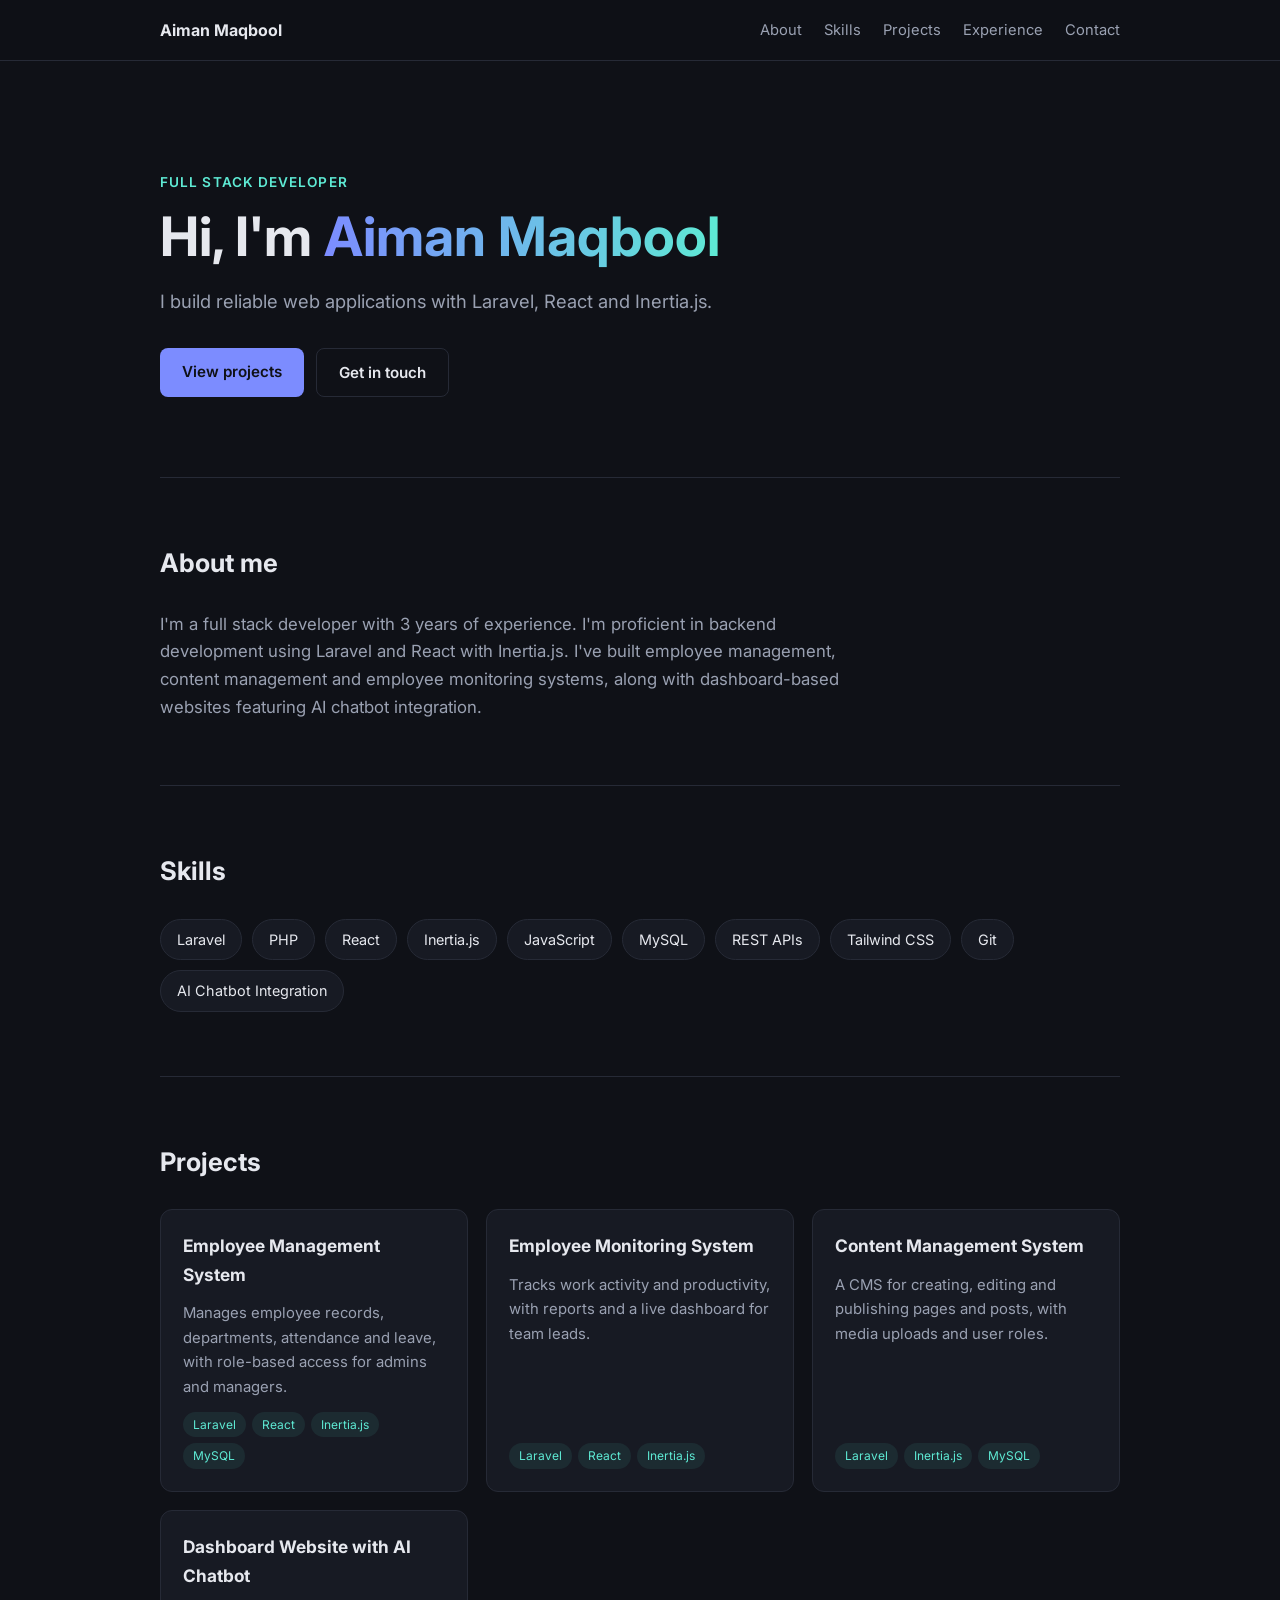
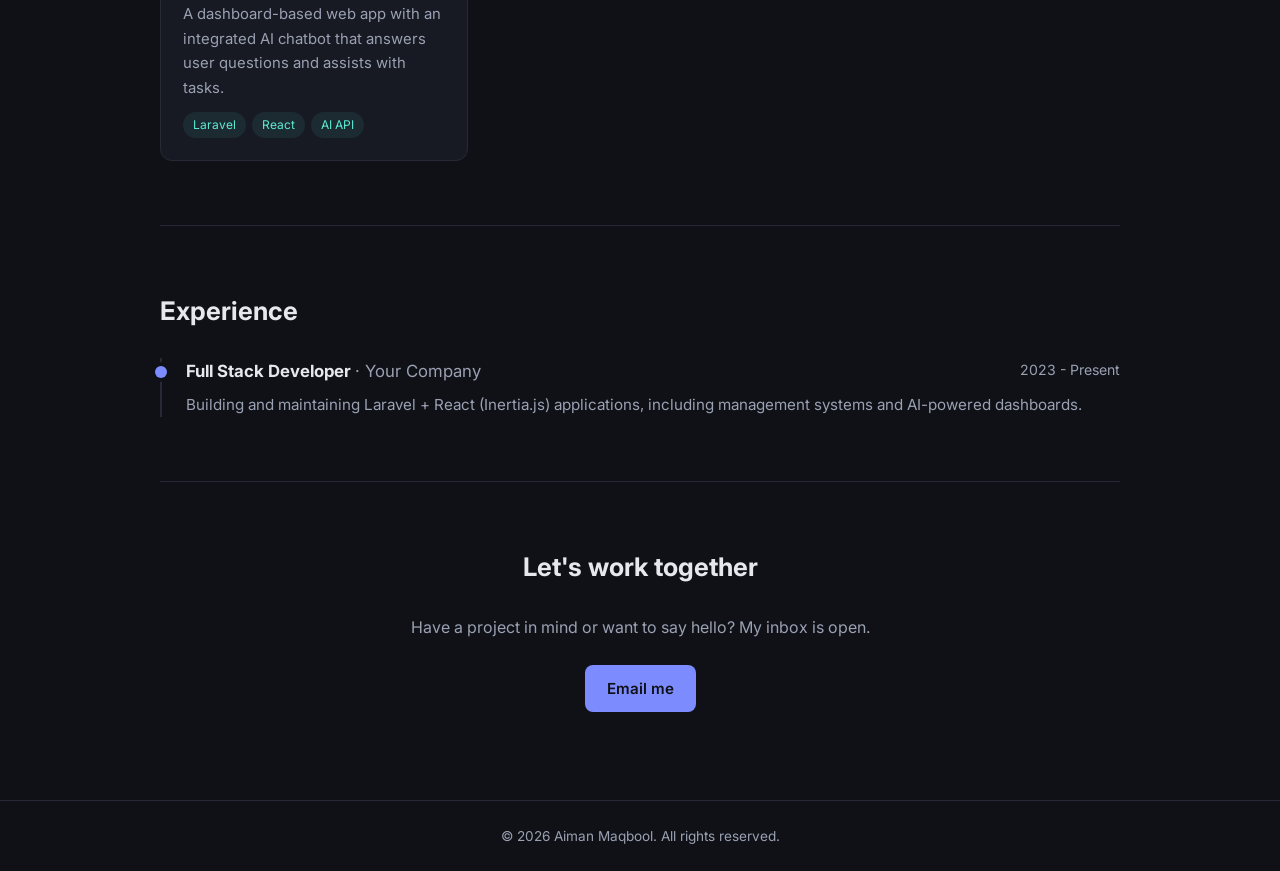
<file: index.html>
<!DOCTYPE html>
<html lang="en">
<head>
  <meta charset="UTF-8">
  <meta name="viewport" content="width=device-width, initial-scale=1.0">
  <title>Portfolio</title>
  <link rel="preconnect" href="https://fonts.googleapis.com">
  <link href="https://fonts.googleapis.com/css2?family=Inter:wght@400;500;600;700&display=swap" rel="stylesheet">
  <link rel="stylesheet" href="style.css">
</head>
<body>
  <header class="nav">
    <div class="container nav-inner">
      <a href="#top" class="logo" id="logo">Portfolio</a>
      <nav>
        <a href="#about">About</a>
        <a href="#skills">Skills</a>
        <a href="#projects">Projects</a>
        <a href="#experience">Experience</a>
        <a href="#contact">Contact</a>
      </nav>
    </div>
  </header>

  <main id="top">
    <section class="hero container">
      <p class="eyebrow" id="hero-title"></p>
      <h1>Hi, I'm <span class="accent" id="hero-name"></span></h1>
      <p class="lead" id="hero-tagline"></p>
      <div class="hero-actions">
        <a href="#projects" class="btn btn-primary">View projects</a>
        <a href="#contact" class="btn btn-ghost">Get in touch</a>
        <a href="#" class="btn btn-ghost cv-btn" hidden>Download CV ↓</a>
      </div>
    </section>

    <section id="about" class="section container">
      <h2>About me</h2>
      <p class="about-text" id="about-text"></p>
    </section>

    <section id="skills" class="section container">
      <h2>Skills</h2>
      <ul class="skills" id="skills-list"></ul>
    </section>

    <section id="projects" class="section container">
      <h2>Projects</h2>
      <div class="grid" id="projects-list"></div>
    </section>

    <section id="experience" class="section container">
      <h2>Experience</h2>
      <div class="timeline" id="experience-list"></div>
    </section>

    <section id="contact" class="section container contact">
      <h2>Let's work together</h2>
      <p>Have a project in mind or want to say hello? My inbox is open.</p>
      <div class="hero-actions contact-actions">
        <a class="btn btn-primary" id="contact-email" href="#">Email me</a>
        <a href="#" class="btn btn-ghost cv-btn" hidden>Download CV ↓</a>
      </div>
      <div class="socials" id="socials"></div>
    </section>
  </main>

  <footer class="footer">
    <div class="container">
      <span id="footer-text"></span>
    </div>
  </footer>

  <script src="data.js"></script>
  <script src="main.js"></script>
</body>
</html>
</file>
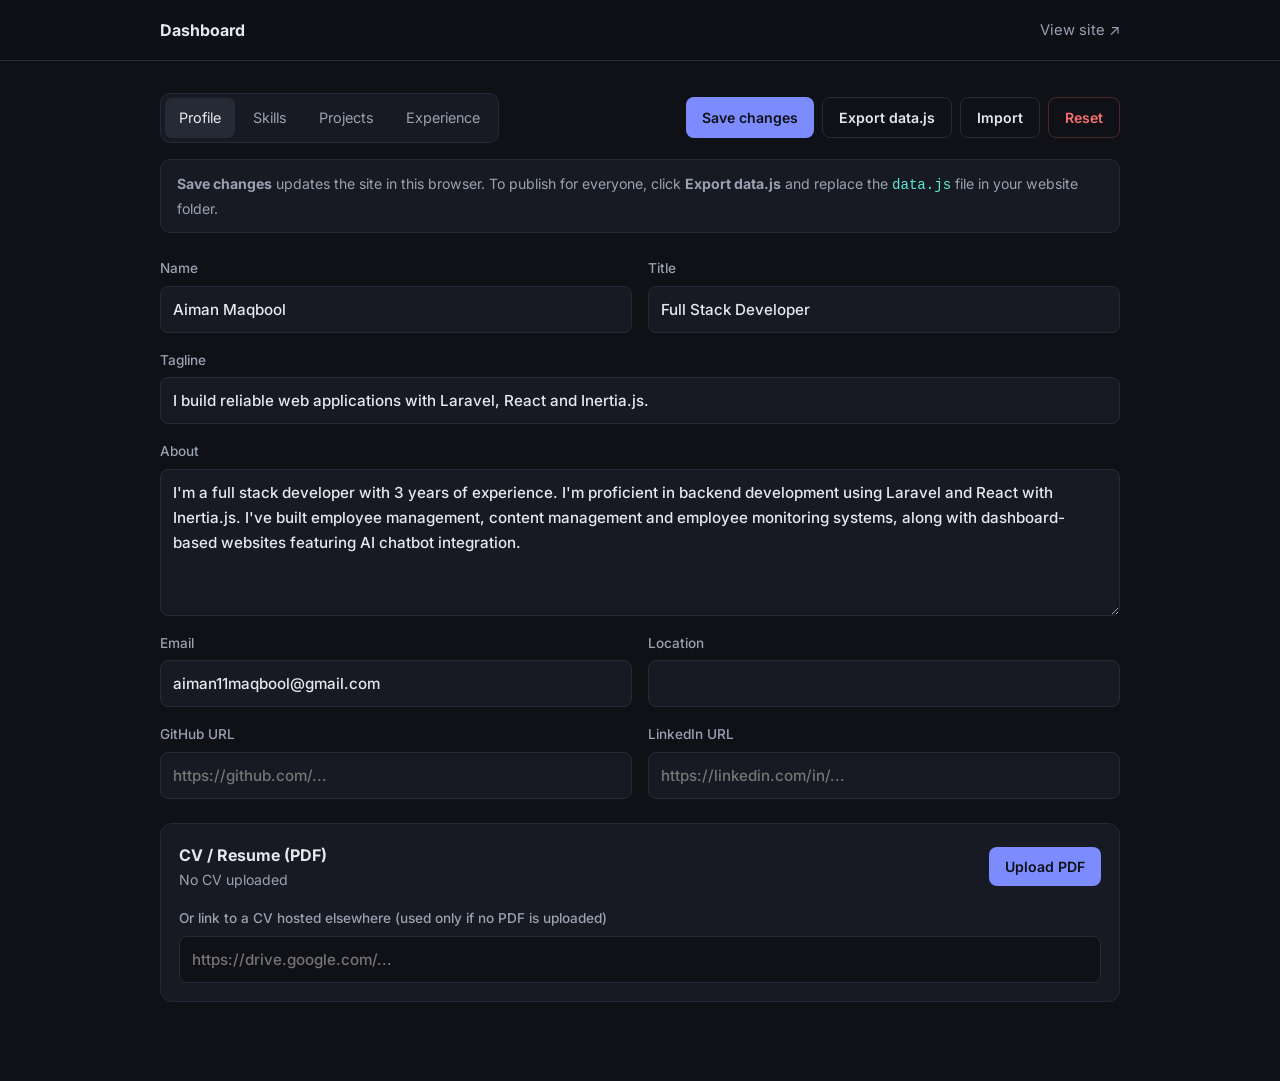
<file: dashboard.html>
<!DOCTYPE html>
<html lang="en">
<head>
  <meta charset="UTF-8">
  <meta name="viewport" content="width=device-width, initial-scale=1.0">
  <title>Dashboard | Portfolio</title>
  <link rel="preconnect" href="https://fonts.googleapis.com">
  <link href="https://fonts.googleapis.com/css2?family=Inter:wght@400;500;600;700&display=swap" rel="stylesheet">
  <link rel="stylesheet" href="style.css">
  <link rel="stylesheet" href="dashboard.css">
</head>
<body>
  <header class="nav">
    <div class="container nav-inner">
      <span class="logo">Dashboard</span>
      <nav>
        <a href="index.html" target="_blank">View site ↗</a>
      </nav>
    </div>
  </header>

  <main class="container dash">
    <div class="toolbar">
      <div class="tabs" id="tabs">
        <button class="tab active" data-tab="profile">Profile</button>
        <button class="tab" data-tab="skills">Skills</button>
        <button class="tab" data-tab="projects">Projects</button>
        <button class="tab" data-tab="experience">Experience</button>
      </div>
      <div class="actions">
        <button class="btn btn-primary" id="save-btn">Save changes</button>
        <button class="btn btn-ghost" id="export-btn" title="Download data.js to publish your changes">Export data.js</button>
        <label class="btn btn-ghost" title="Load a previously exported file">
          Import
          <input type="file" id="import-input" accept=".js,.json" hidden>
        </label>
        <button class="btn btn-danger" id="reset-btn">Reset</button>
      </div>
    </div>

    <p class="hint">
      <strong>Save changes</strong> updates the site in this browser.
      To publish for everyone, click <strong>Export data.js</strong> and replace the
      <code>data.js</code> file in your website folder.
    </p>

    <!-- Profile -->
    <section class="panel active" id="panel-profile">
      <div class="form-grid">
        <label>Name <input data-profile="name"></label>
        <label>Title <input data-profile="title"></label>
        <label class="full">Tagline <input data-profile="tagline"></label>
        <label class="full">About <textarea rows="5" data-profile="about"></textarea></label>
        <label>Email <input type="email" data-profile="email"></label>
        <label>Location <input data-profile="location"></label>
        <label>GitHub URL <input data-profile="github" placeholder="https://github.com/..."></label>
        <label>LinkedIn URL <input data-profile="linkedin" placeholder="https://linkedin.com/in/..."></label>
      </div>

      <div class="cv-box">
        <div>
          <strong>CV / Resume (PDF)</strong>
          <p class="muted" id="cv-status">No CV uploaded</p>
        </div>
        <div class="actions">
          <label class="btn btn-primary">
            Upload PDF
            <input type="file" id="cv-input" accept="application/pdf" hidden>
          </label>
          <button class="btn btn-danger" id="cv-remove" hidden>Remove</button>
        </div>
        <label class="full">Or link to a CV hosted elsewhere (used only if no PDF is uploaded)
          <input data-profile="resume" placeholder="https://drive.google.com/...">
        </label>
      </div>
    </section>

    <!-- Skills -->
    <section class="panel" id="panel-skills">
      <form class="add-skill" id="add-skill-form">
        <input id="new-skill" placeholder="Add a skill, e.g. Vue.js">
        <button class="btn btn-primary" type="submit">Add</button>
      </form>
      <ul class="skill-editor" id="skill-editor"></ul>
    </section>

    <!-- Projects -->
    <section class="panel" id="panel-projects">
      <div id="project-editor" class="item-list"></div>
      <button class="btn btn-ghost add-btn" data-add="projects">+ Add project</button>
    </section>

    <!-- Experience -->
    <section class="panel" id="panel-experience">
      <div id="experience-editor" class="item-list"></div>
      <button class="btn btn-ghost add-btn" data-add="experience">+ Add experience</button>
    </section>
  </main>

  <div class="toast" id="toast"></div>

  <script src="data.js"></script>
  <script src="dashboard.js"></script>
</body>
</html>
</file>
<file: style.css>
:root {
  --bg: #0f1117;
  --surface: #171a23;
  --border: #262a36;
  --text: #e6e8ee;
  --muted: #9aa1b2;
  --accent: #7c8cff;
  --accent-2: #5eead4;
  --radius: 12px;
}

* { box-sizing: border-box; margin: 0; padding: 0; }

html { scroll-behavior: smooth; }

body {
  font-family: "Inter", system-ui, -apple-system, sans-serif;
  background: var(--bg);
  color: var(--text);
  line-height: 1.65;
}

a { color: inherit; text-decoration: none; }

[hidden] { display: none !important; }

.container { width: min(960px, 100% - 32px); margin-inline: auto; }

.muted { color: var(--muted); font-weight: 400; }

/* Nav */
.nav {
  position: sticky;
  top: 0;
  z-index: 10;
  background: rgba(15, 17, 23, 0.85);
  backdrop-filter: blur(10px);
  border-bottom: 1px solid var(--border);
}
.nav-inner { display: flex; justify-content: space-between; align-items: center; height: 60px; }
.logo { font-weight: 700; }
.nav nav { display: flex; gap: 22px; }
.nav nav a { color: var(--muted); font-size: 0.92rem; transition: color 0.2s; }
.nav nav a:hover { color: var(--text); }

/* Hero */
.hero { padding: 110px 0 80px; }
.eyebrow {
  color: var(--accent-2);
  font-weight: 600;
  letter-spacing: 0.08em;
  text-transform: uppercase;
  font-size: 0.85rem;
  margin-bottom: 12px;
}
.hero h1 { font-size: clamp(2.2rem, 6vw, 3.4rem); line-height: 1.15; margin-bottom: 18px; }
.accent {
  background: linear-gradient(90deg, var(--accent), var(--accent-2));
  -webkit-background-clip: text;
  background-clip: text;
  color: transparent;
}
.lead { color: var(--muted); font-size: 1.15rem; max-width: 560px; margin-bottom: 32px; }
.hero-actions { display: flex; gap: 12px; flex-wrap: wrap; }

/* Buttons */
.btn {
  display: inline-block;
  padding: 11px 22px;
  border-radius: 8px;
  font-weight: 600;
  font-size: 0.95rem;
  transition: transform 0.15s, background 0.2s, border-color 0.2s;
}
.btn:hover { transform: translateY(-2px); }
.btn-primary { background: var(--accent); color: #0f1117; }
.btn-ghost { border: 1px solid var(--border); }
.btn-ghost:hover { border-color: var(--accent); }

/* Sections */
.section { padding: 64px 0; border-top: 1px solid var(--border); }
.section h2 { font-size: 1.6rem; margin-bottom: 26px; }
.about-text { color: var(--muted); max-width: 720px; font-size: 1.05rem; }

/* Skills */
.skills { list-style: none; display: flex; flex-wrap: wrap; gap: 10px; }
.skills li {
  padding: 8px 16px;
  background: var(--surface);
  border: 1px solid var(--border);
  border-radius: 999px;
  font-size: 0.9rem;
}

/* Projects */
.grid { display: grid; grid-template-columns: repeat(auto-fill, minmax(270px, 1fr)); gap: 18px; }
.card {
  background: var(--surface);
  border: 1px solid var(--border);
  border-radius: var(--radius);
  padding: 22px;
  display: flex;
  flex-direction: column;
  gap: 12px;
  transition: border-color 0.2s, transform 0.2s;
}
.card:hover { border-color: var(--accent); transform: translateY(-3px); }
.card h3 { font-size: 1.08rem; }
.card p { color: var(--muted); font-size: 0.93rem; flex: 1; }
.tags { display: flex; flex-wrap: wrap; gap: 6px; }
.tag {
  font-size: 0.75rem;
  color: var(--accent-2);
  background: rgba(94, 234, 212, 0.08);
  padding: 3px 10px;
  border-radius: 999px;
}
.card-link { color: var(--accent); font-weight: 600; font-size: 0.9rem; }

/* Experience */
.timeline { border-left: 2px solid var(--border); padding-left: 24px; display: grid; gap: 28px; }
.timeline-item { position: relative; }
.timeline-item::before {
  content: "";
  position: absolute;
  left: -31px;
  top: 8px;
  width: 12px;
  height: 12px;
  border-radius: 50%;
  background: var(--accent);
  box-shadow: 0 0 0 4px var(--bg);
}
.timeline-head { display: flex; justify-content: space-between; gap: 12px; flex-wrap: wrap; margin-bottom: 6px; }
.timeline-head h3 { font-size: 1.05rem; }
.period { color: var(--muted); font-size: 0.88rem; }
.timeline-item p { color: var(--muted); font-size: 0.95rem; }

/* Contact */
.contact { text-align: center; }
.contact p { color: var(--muted); margin-bottom: 24px; }
.contact-actions { justify-content: center; }
.socials { display: flex; justify-content: center; gap: 20px; margin-top: 24px; flex-wrap: wrap; }
.socials a { color: var(--muted); }
.socials a:hover { color: var(--accent); }

/* Footer */
.footer { border-top: 1px solid var(--border); padding: 24px 0; color: var(--muted); font-size: 0.85rem; text-align: center; }

@media (max-width: 640px) {
  .nav nav { gap: 14px; }
  .nav nav a { font-size: 0.82rem; }
  .nav nav a:nth-child(n+4) { display: none; }
  .hero { padding: 72px 0 56px; }
}
</file>
<file: dashboard.css>
.dash { padding: 32px 0 80px; }

.toolbar {
  display: flex;
  justify-content: space-between;
  align-items: center;
  gap: 16px;
  flex-wrap: wrap;
  margin-bottom: 16px;
}

.tabs { display: flex; gap: 4px; background: var(--surface); border: 1px solid var(--border); border-radius: 10px; padding: 4px; }
.tab {
  background: none;
  border: none;
  color: var(--muted);
  font: inherit;
  font-size: 0.9rem;
  padding: 8px 14px;
  border-radius: 7px;
  cursor: pointer;
}
.tab:hover { color: var(--text); }
.tab.active { background: var(--border); color: var(--text); }

.actions { display: flex; gap: 8px; flex-wrap: wrap; }
.actions .btn, .add-btn, .add-skill .btn { padding: 8px 16px; font-size: 0.88rem; cursor: pointer; font-family: inherit; }
button.btn { border: none; }
button.btn-ghost, label.btn-ghost { background: transparent; color: var(--text); border: 1px solid var(--border); }
.btn-danger { background: transparent; color: #f87171; border: 1px solid #4b2a2e !important; }
.btn-danger:hover { border-color: #f87171 !important; }

.hint {
  color: var(--muted);
  font-size: 0.88rem;
  background: var(--surface);
  border: 1px solid var(--border);
  border-radius: 10px;
  padding: 12px 16px;
  margin-bottom: 24px;
}
.hint code { color: var(--accent-2); }

.panel { display: none; }
.panel.active { display: block; }

/* Forms */
.form-grid { display: grid; grid-template-columns: 1fr 1fr; gap: 16px; }
.form-grid .full { grid-column: 1 / -1; }
label { display: flex; flex-direction: column; gap: 6px; font-size: 0.85rem; color: var(--muted); font-weight: 500; }
input, textarea {
  font: inherit;
  font-size: 0.95rem;
  color: var(--text);
  background: var(--surface);
  border: 1px solid var(--border);
  border-radius: 8px;
  padding: 10px 12px;
  width: 100%;
  resize: vertical;
}
input:focus, textarea:focus { outline: none; border-color: var(--accent); }

/* CV upload */
.cv-box {
  display: flex;
  flex-wrap: wrap;
  justify-content: space-between;
  align-items: center;
  gap: 16px;
  margin-top: 24px;
  padding: 18px;
  background: var(--surface);
  border: 1px solid var(--border);
  border-radius: var(--radius);
}
.cv-box strong { color: var(--text); }
.cv-box p { font-size: 0.88rem; }
.cv-box .full { flex-basis: 100%; }
.cv-box input[type="text"], .cv-box input:not([type]) { background: var(--bg); }

/* Skills */
.add-skill { display: flex; gap: 8px; margin-bottom: 20px; }
.skill-editor { list-style: none; display: flex; flex-wrap: wrap; gap: 8px; }
.skill-editor li {
  display: flex;
  align-items: center;
  gap: 8px;
  padding: 6px 8px 6px 14px;
  background: var(--surface);
  border: 1px solid var(--border);
  border-radius: 999px;
  font-size: 0.9rem;
}

.icon-btn {
  background: none;
  border: none;
  color: var(--muted);
  cursor: pointer;
  font-size: 0.85rem;
  padding: 2px 6px;
  border-radius: 6px;
  font-family: inherit;
}
.icon-btn:hover { color: var(--text); background: var(--border); }
.icon-btn.delete:hover { color: #f87171; }

/* Projects / experience items */
.item-list { display: grid; gap: 16px; margin-bottom: 16px; }
.item {
  background: var(--surface);
  border: 1px solid var(--border);
  border-radius: var(--radius);
  padding: 18px;
}
.item-head { display: flex; justify-content: space-between; align-items: center; margin-bottom: 14px; }
.item-head strong { font-size: 0.95rem; }
.item-head .controls { display: flex; gap: 4px; }
.item input, .item textarea { background: var(--bg); }

/* Toast */
.toast {
  position: fixed;
  bottom: 24px;
  left: 50%;
  transform: translate(-50%, 20px);
  background: var(--accent);
  color: #0f1117;
  font-weight: 600;
  padding: 10px 20px;
  border-radius: 8px;
  opacity: 0;
  pointer-events: none;
  transition: opacity 0.25s, transform 0.25s;
}
.toast.show { opacity: 1; transform: translate(-50%, 0); }

@media (max-width: 640px) {
  .form-grid { grid-template-columns: 1fr; }
  .tabs { width: 100%; overflow-x: auto; }
}
</file>
